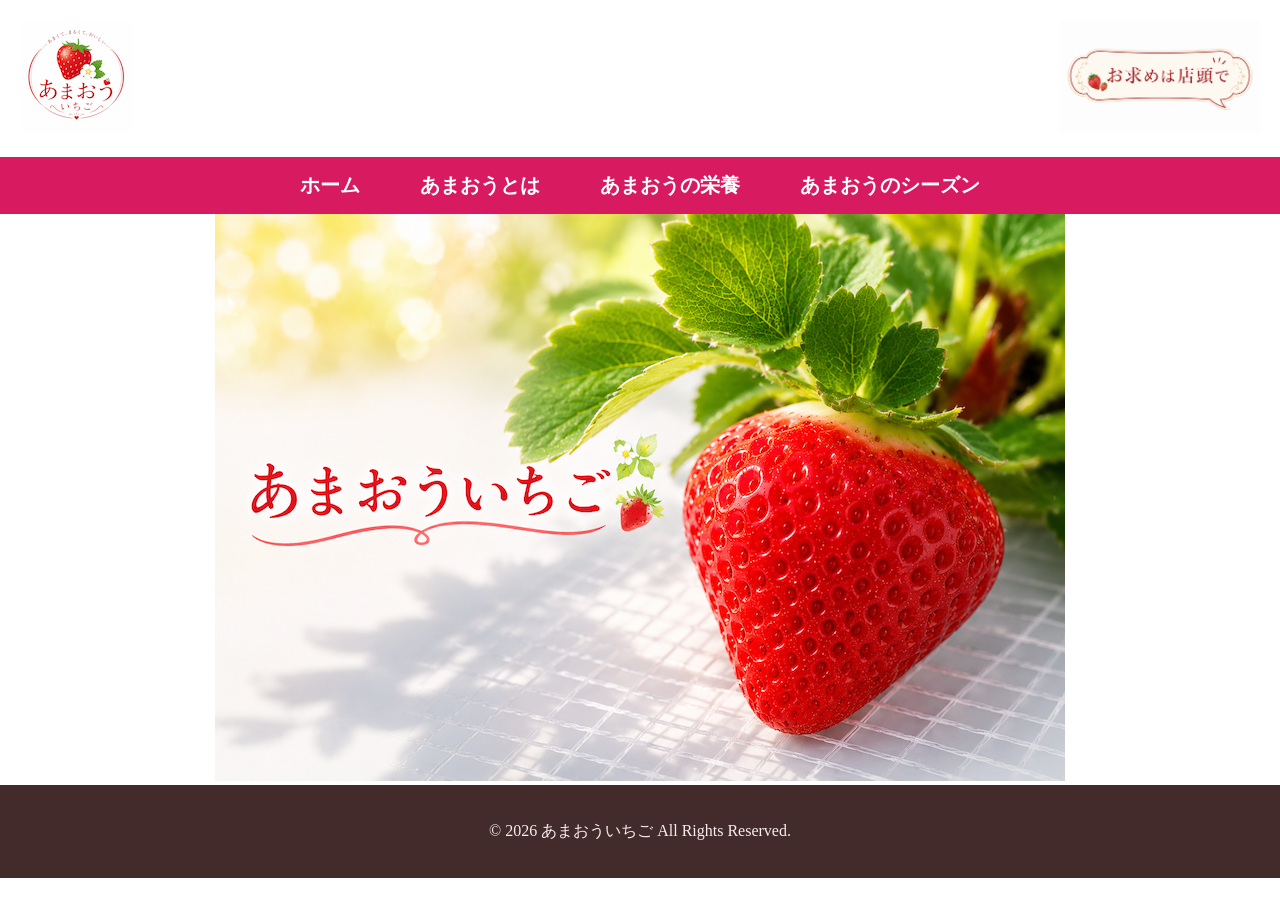
<file: index.html>
<!DOCTYPE html>
<html lang="ja">
    <head>
        <meta charset="utf-8">

        <link rel="stylesheet" href="amaou.css">
        <title>あまおういちご</title>
    </head>
    <body>
        <div class="logo">
            <img src="imageamaou/amaourogo.png" alt="ホーム左上のあまおうのロゴ">
        </div>
        <div class="store-message">
            <img src="imageamaou/omotomeha.png" alt="お求めは店頭で">
        </div>

            <nav>
                <ul class="menu">
                    <li><a href="index.html">ホーム</a></li>
                    <li><a href="amaou2.html">あまおうとは</a></li>
                    <li><a href="nutrition.html">あまおうの栄養</a></li>
                    <li><a href="season.html">あまおうのシーズン</a></li>
                </ul>
            </nav>
    
            <div class="image">
                <img src="imageamaou/amaouhome.png" alt="ホーム画像">
            </div>
    </body>
    <footer>
        <p>&copy; 2026 あまおういちご All Rights Reserved.</p>
    </footer>
</html>
</file>
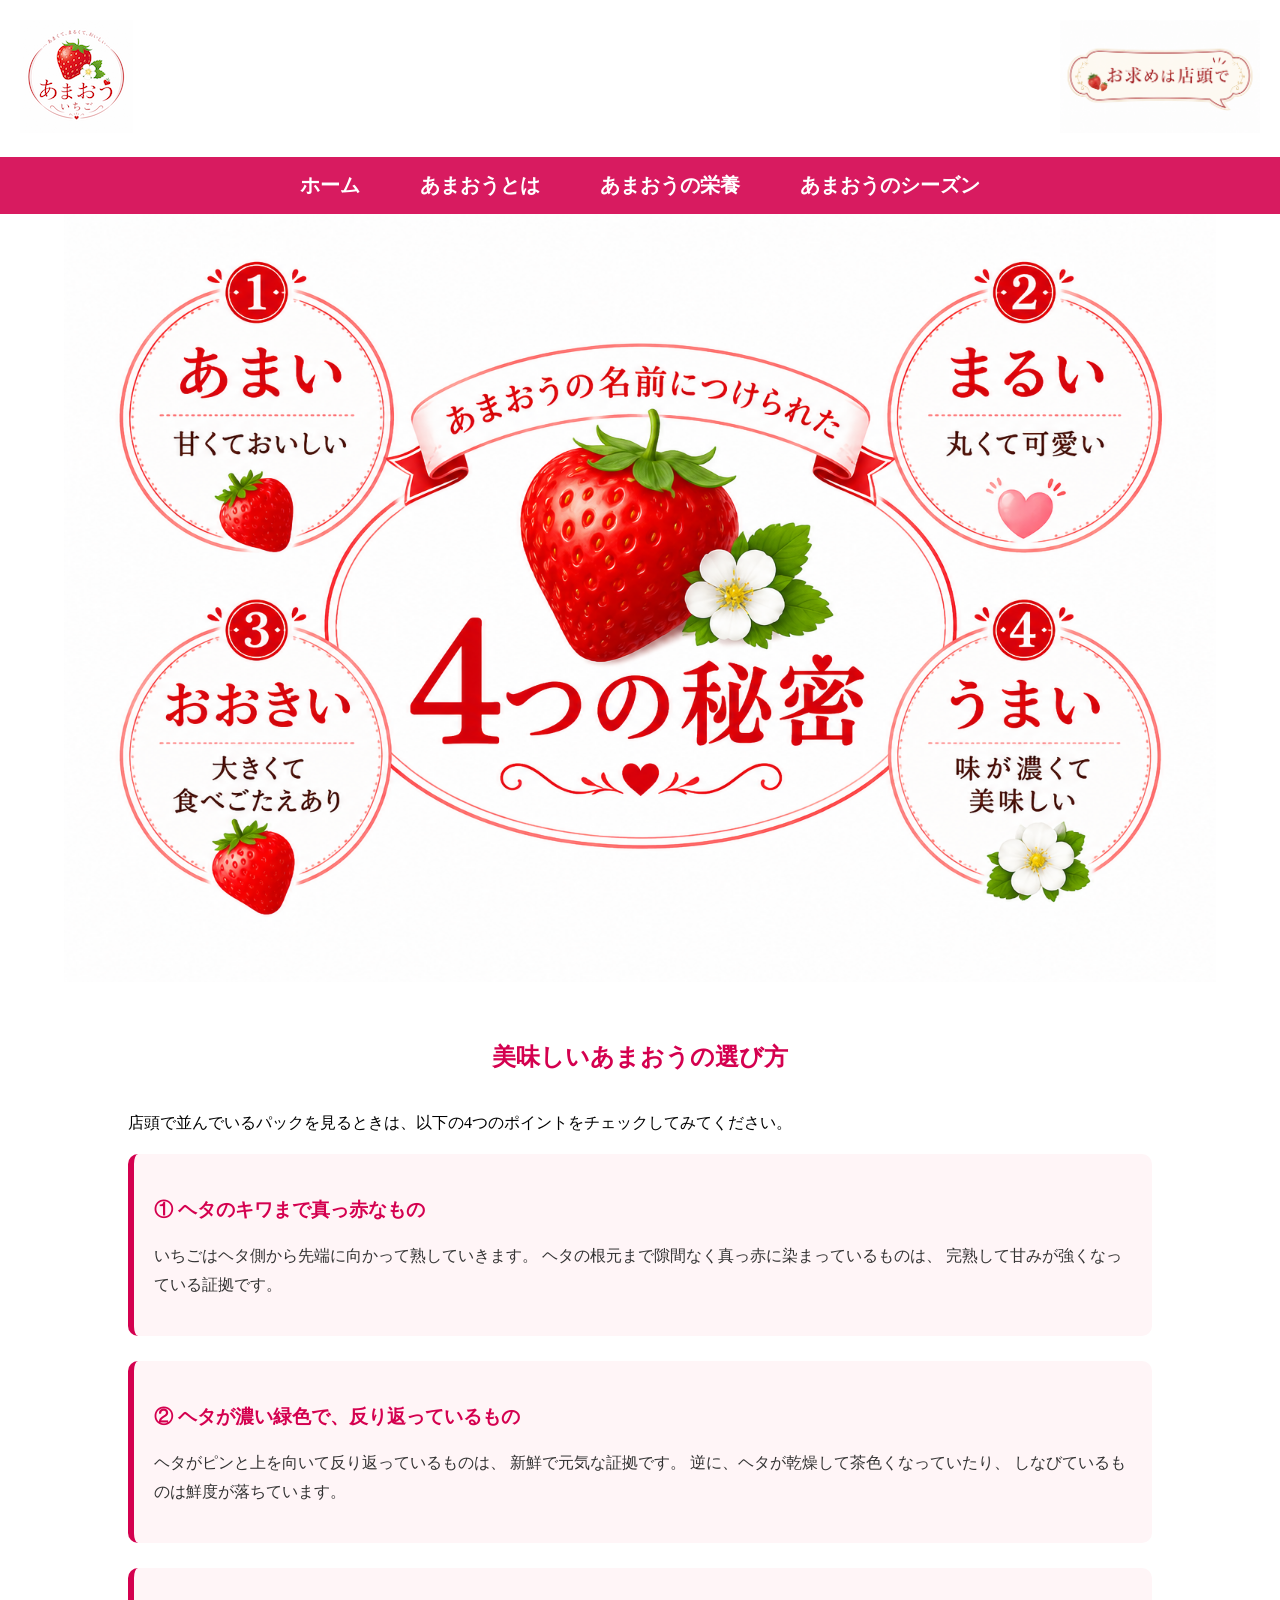
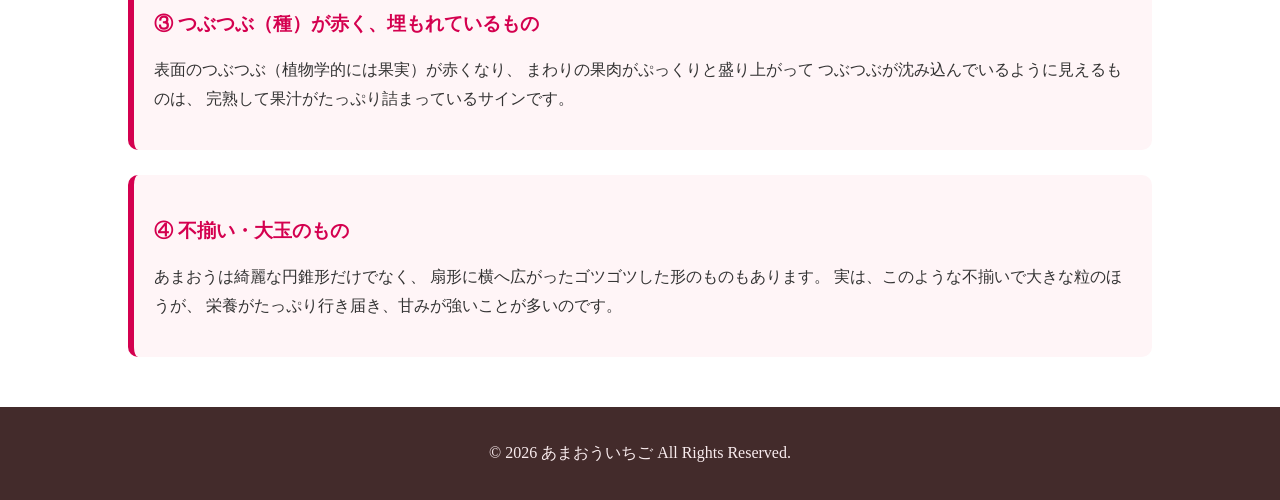
<file: amaou2.html>
<!DOCTYPE html>
<html lang="ja">
    <head>
        <meta charset="utf-8">

        <link rel="stylesheet" href="amaou.css">
        <title>あまおういちご</title>
        
    </head>
    <body>
        <div class="logo">
            <img src="imageamaou/amaourogo.png" alt="ホーム左上のあまおうのロゴ">
        </div>
        <div class="store-message">
            <img src="imageamaou/omotomeha.png" alt="お求めは店頭で">
        </div>
    
        <nav>
            <ul class="menu">
                <li><a href="index.html">ホーム</a></li>
                <li><a href="amaou2.html">あまおうとは</a></li>
                <li><a href="nutrition.html">あまおうの栄養</a></li>
                <li><a href="season.html">あまおうのシーズン</a></li>
            </ul>
        </nav>
        <div class="name">
            <img src="imageamaou/amaouname2.png" alt="あまおうの名前">
        </div>
        <section class="point">
            <h2>美味しいあまおうの選び方</h2>
            <p>店頭で並んでいるパックを見るときは、以下の4つのポイントをチェックしてみてください。</p>
            <div class="point-item">
                <h3>① ヘタのキワまで真っ赤なもの</h3>
                <p>
                    いちごはヘタ側から先端に向かって熟していきます。
                    ヘタの根元まで隙間なく真っ赤に染まっているものは、
                    完熟して甘みが強くなっている証拠です。
                </p>
            </div>

            <div class="point-item">
                <h3>② ヘタが濃い緑色で、反り返っているもの</h3>
                <p>
                    ヘタがピンと上を向いて反り返っているものは、
                    新鮮で元気な証拠です。
                    逆に、ヘタが乾燥して茶色くなっていたり、
                    しなびているものは鮮度が落ちています。
                </p>
            </div>

            <div class="point-item">
                <h3>③ つぶつぶ（種）が赤く、埋もれているもの</h3>
                <p>
                    表面のつぶつぶ（植物学的には果実）が赤くなり、
                    まわりの果肉がぷっくりと盛り上がって
                    つぶつぶが沈み込んでいるように見えるものは、
                    完熟して果汁がたっぷり詰まっているサインです。
                </p>
            </div>

            <div class="point-item">
                <h3>④ 不揃い・大玉のもの</h3>
                <p>
                    あまおうは綺麗な円錐形だけでなく、
                    扇形に横へ広がったゴツゴツした形のものもあります。
                    実は、このような不揃いで大きな粒のほうが、
                    栄養がたっぷり行き届き、甘みが強いことが多いのです。
                </p>
            </div>
            
        </section>
    </body>
    <footer>
        <p>&copy; 2026 あまおういちご All Rights Reserved.</p>
    </footer>
</html>
</file>
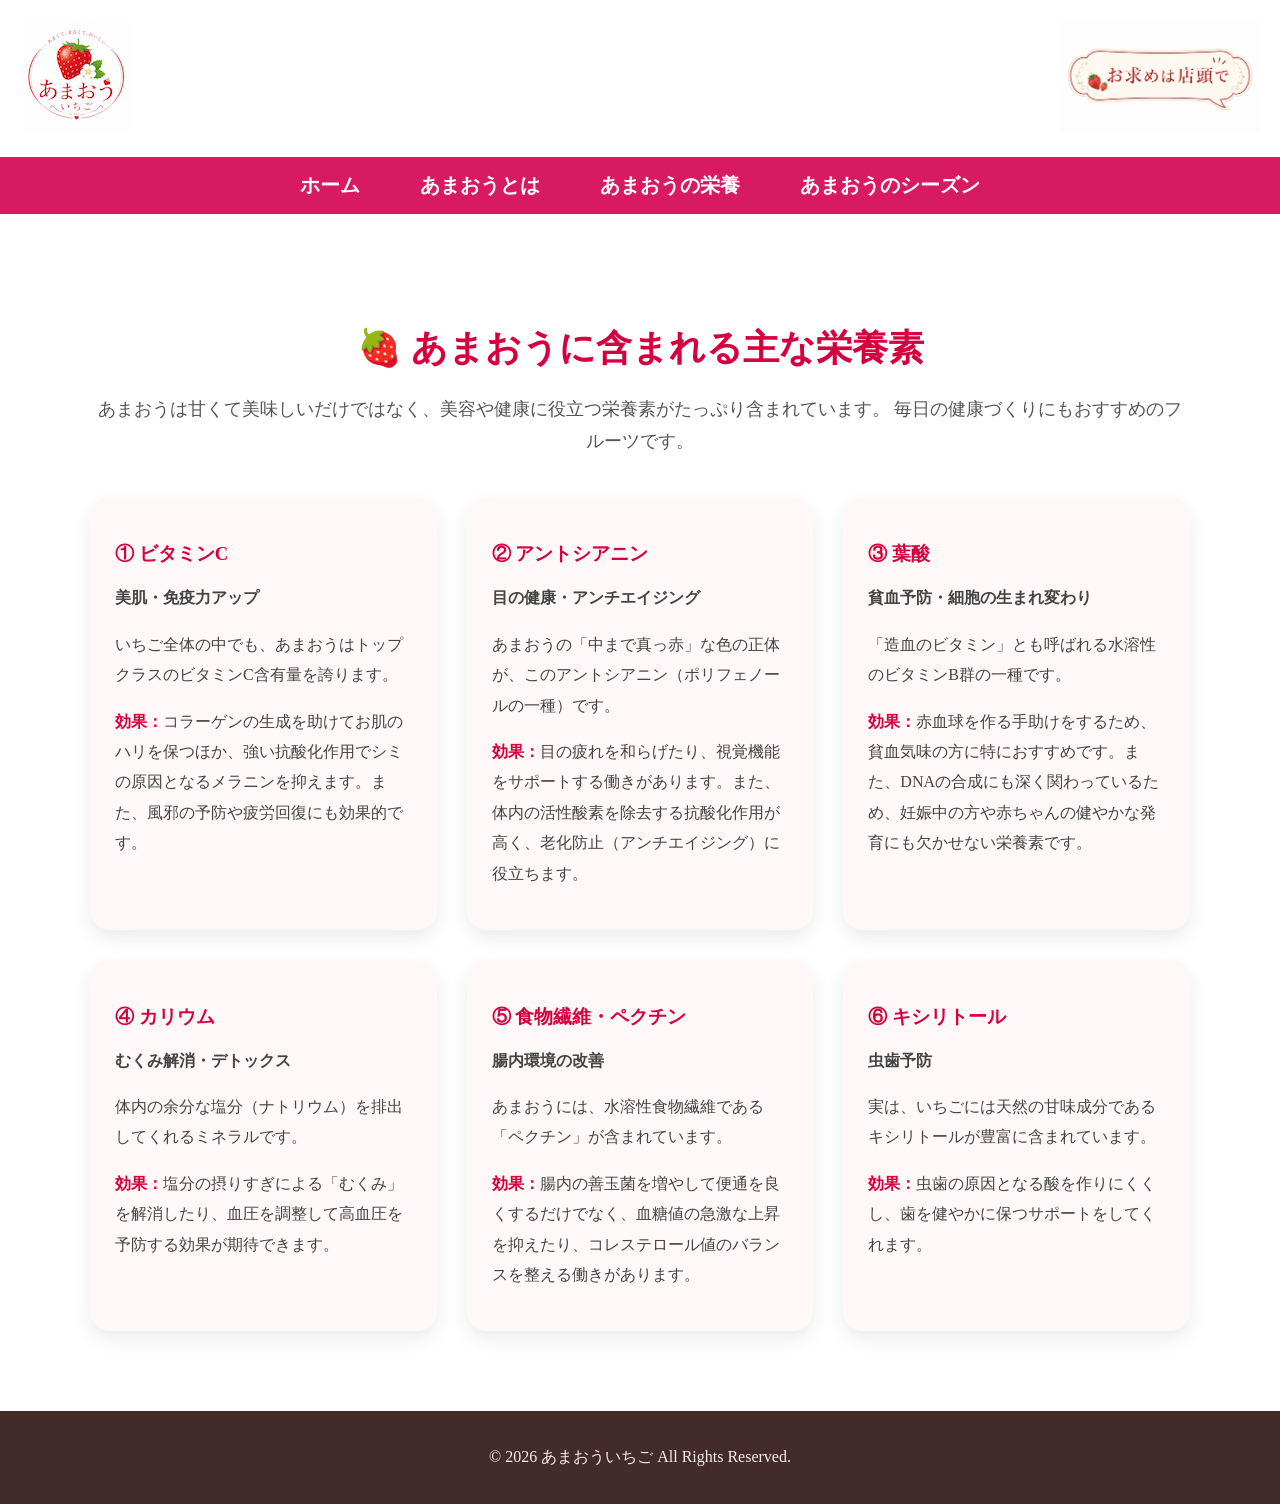
<file: nutrition.html>
<!DOCTYPE html>
<html lang="ja">
    <head>
        <meta charset="utf-8">

        <link rel="stylesheet" href="amaou.css">
        <title>あまおういちご</title>
    </head>
    <body>
        <div class="logo">
            <img src="imageamaou/amaourogo.png" alt="ホーム左上のあまおうのロゴ">
        </div>
        <div class="store-message">
          <img src="imageamaou/omotomeha.png" alt="お求めは店頭で">
      </div>
        <nav>
            <ul class="menu">
                <li><a href="index.html">ホーム</a></li>
                <li><a href="amaou2.html">あまおうとは</a></li>
                <li><a href="nutrition.html">あまおうの栄養</a></li>
                <li><a href="season.html">あまおうのシーズン</a></li>
            </ul>
        </nav>
<section class="nutrition">

    <h2>🍓 あまおうに含まれる主な栄養素</h2>
    <p class="intro">
      あまおうは甘くて美味しいだけではなく、美容や健康に役立つ栄養素がたっぷり含まれています。
      毎日の健康づくりにもおすすめのフルーツです。
    </p>
  
    <div class="nutrition-grid">
  
      <div class="nutrition-card">
        <h3>① ビタミンC</h3>
        <p class="sub">美肌・免疫力アップ</p>
        <p>
          いちご全体の中でも、あまおうはトップクラスのビタミンC含有量を誇ります。
        </p>
        <p><strong>効果：</strong>コラーゲンの生成を助けてお肌のハリを保つほか、強い抗酸化作用でシミの原因となるメラニンを抑えます。また、風邪の予防や疲労回復にも効果的です。</p>
      </div>
  
      <div class="nutrition-card">
        <h3>② アントシアニン</h3>
        <p class="sub">目の健康・アンチエイジング</p>
        <p>
          あまおうの「中まで真っ赤」な色の正体が、このアントシアニン（ポリフェノールの一種）です。
        </p>
        <p><strong>効果：</strong>目の疲れを和らげたり、視覚機能をサポートする働きがあります。また、体内の活性酸素を除去する抗酸化作用が高く、老化防止（アンチエイジング）に役立ちます。</p>
      </div>
  
      <div class="nutrition-card">
        <h3>③ 葉酸</h3>
        <p class="sub">貧血予防・細胞の生まれ変わり</p>
        <p>
          「造血のビタミン」とも呼ばれる水溶性のビタミンB群の一種です。
        </p>
        <p><strong>効果：</strong>赤血球を作る手助けをするため、貧血気味の方に特におすすめです。また、DNAの合成にも深く関わっているため、妊娠中の方や赤ちゃんの健やかな発育にも欠かせない栄養素です。</p>
      </div>
  
      <div class="nutrition-card">
        <h3>④ カリウム</h3>
        <p class="sub">むくみ解消・デトックス</p>
        <p>
          体内の余分な塩分（ナトリウム）を排出してくれるミネラルです。
        </p>
        <p><strong>効果：</strong>塩分の摂りすぎによる「むくみ」を解消したり、血圧を調整して高血圧を予防する効果が期待できます。</p>
      </div>
  
      <div class="nutrition-card">
        <h3>⑤ 食物繊維・ペクチン</h3>
        <p class="sub">腸内環境の改善</p>
        <p>
          あまおうには、水溶性食物繊維である「ペクチン」が含まれています。
        </p>
        <p><strong>効果：</strong>腸内の善玉菌を増やして便通を良くするだけでなく、血糖値の急激な上昇を抑えたり、コレステロール値のバランスを整える働きがあります。</p>
      </div>
  
      <div class="nutrition-card">
        <h3>⑥ キシリトール</h3>
        <p class="sub">虫歯予防</p>
        <p>
          実は、いちごには天然の甘味成分であるキシリトールが豊富に含まれています。
        </p>
        <p><strong>効果：</strong>虫歯の原因となる酸を作りにくくし、歯を健やかに保つサポートをしてくれます。</p>
      </div>
  
    </div>
    
  
  </section>
  <footer>
    <p>&copy; 2026 あまおういちご All Rights Reserved.</p>
</footer>
</file>
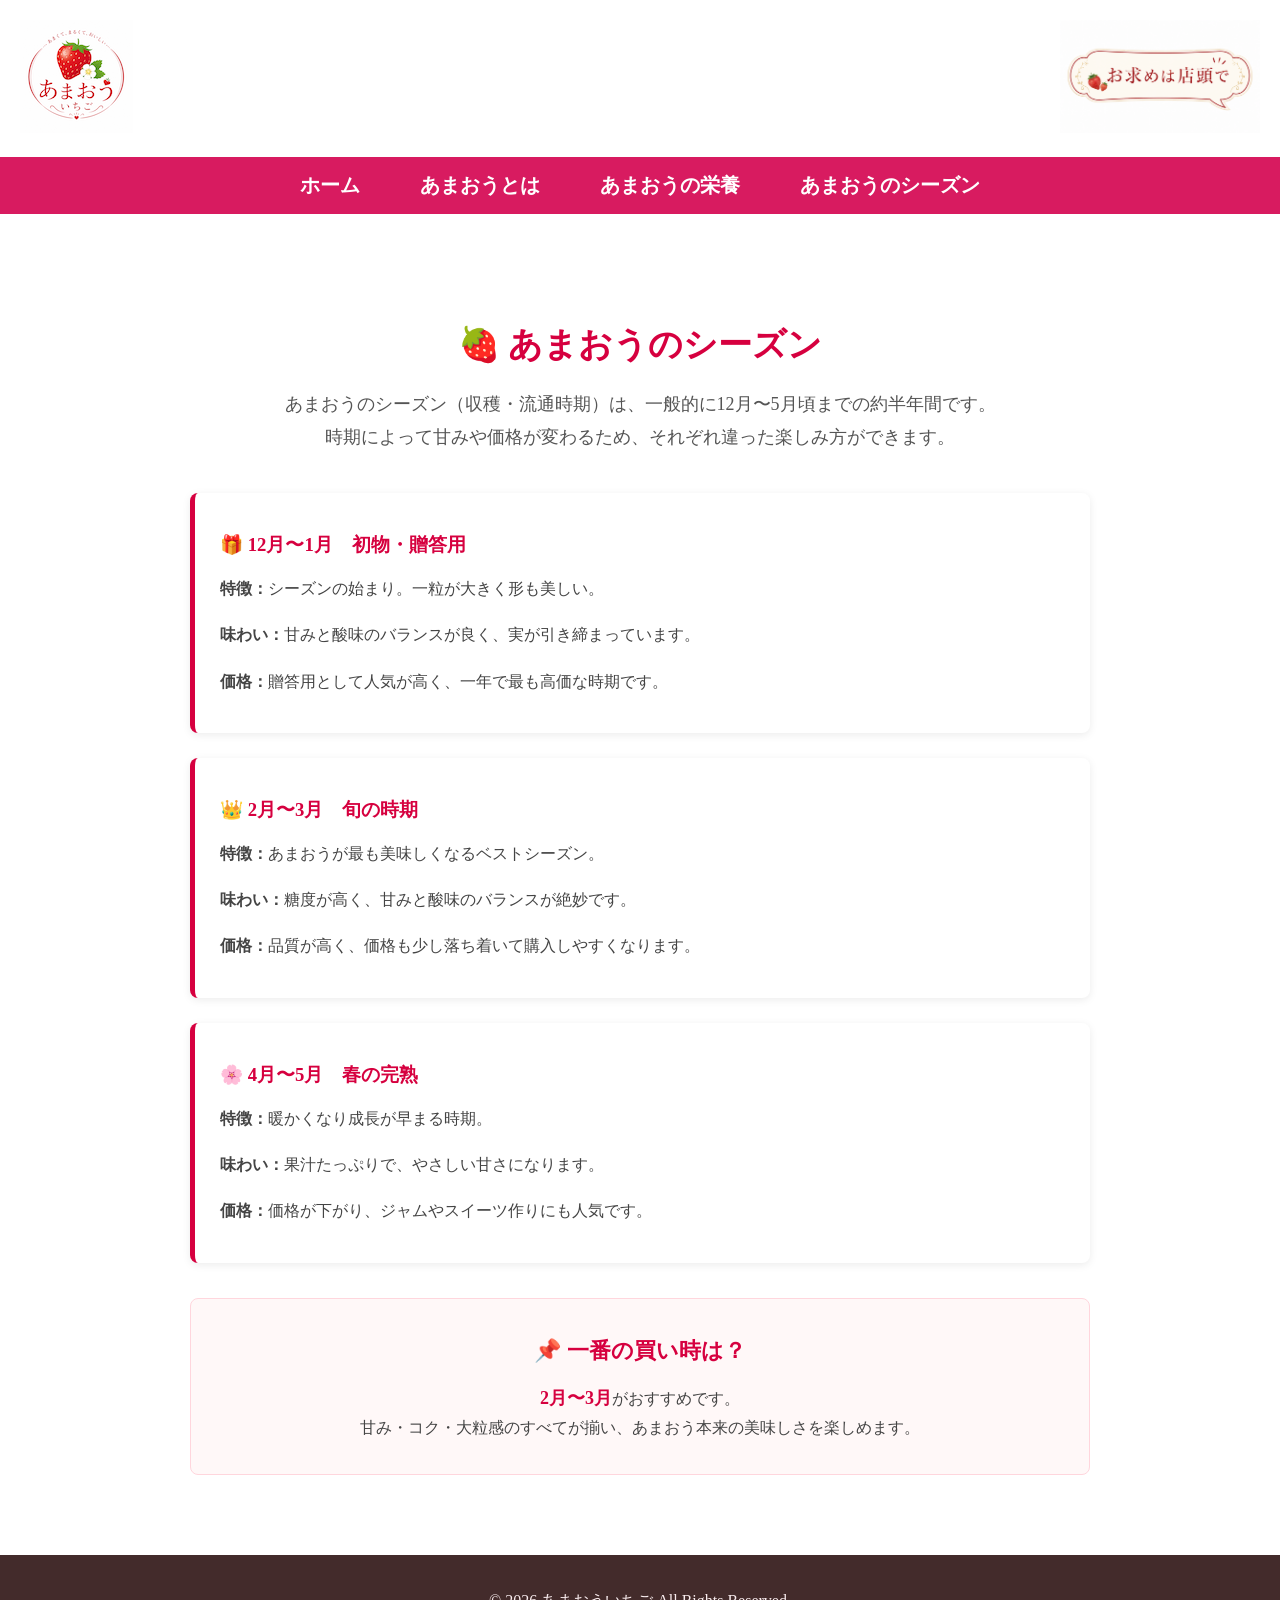
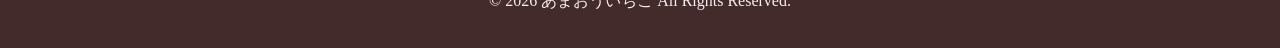
<file: season.html>
<!DOCTYPE html>
<html lang="ja">
    <head>
        <meta charset="utf-8">

        <link rel="stylesheet" href="amaou.css">
        <title>あまおういちご</title>
    </head>
    <body>
        <div class="logo">
            <img src="imageamaou/amaourogo.png" alt="ホーム左上のあまおうのロゴ">
        </div>
        <div class="store-message">
            <img src="imageamaou/omotomeha.png" alt="お求めは店頭で">
        </div>

        <nav>
            <ul class="menu">
                <li><a href="index.html">ホーム</a></li>
                <li><a href="amaou2.html">あまおうとは</a></li>
                <li><a href="nutrition.html">あまおうの栄養</a></li>
                <li><a href="season.html">あまおうのシーズン</a></li>
            </ul>
        </nav>
        <section class="season">

            <h2>🍓 あまおうのシーズン</h2>
            
            <p class="intro">
            あまおうのシーズン（収穫・流通時期）は、一般的に12月〜5月頃までの約半年間です。<br>
            時期によって甘みや価格が変わるため、それぞれ違った楽しみ方ができます。
            </p>
            
            <div class="season-box">
            
            <h3>🎁 12月〜1月　初物・贈答用</h3>
            
            <p><strong>特徴：</strong>シーズンの始まり。一粒が大きく形も美しい。</p>
            
            <p><strong>味わい：</strong>甘みと酸味のバランスが良く、実が引き締まっています。</p>
            
            <p><strong>価格：</strong>贈答用として人気が高く、一年で最も高価な時期です。</p>
            
            </div>
            
            <div class="season-box">
            
            <h3>👑 2月〜3月　旬の時期</h3>
            
            <p><strong>特徴：</strong>あまおうが最も美味しくなるベストシーズン。</p>
            
            <p><strong>味わい：</strong>糖度が高く、甘みと酸味のバランスが絶妙です。</p>
            
            <p><strong>価格：</strong>品質が高く、価格も少し落ち着いて購入しやすくなります。</p>
            
            </div>
            
            <div class="season-box">
            
            <h3>🌸 4月〜5月　春の完熟</h3>
            
            <p><strong>特徴：</strong>暖かくなり成長が早まる時期。</p>
            
            <p><strong>味わい：</strong>果汁たっぷりで、やさしい甘さになります。</p>
            
            <p><strong>価格：</strong>価格が下がり、ジャムやスイーツ作りにも人気です。</p>
            
            </div>
            
            <div class="best-season">
            
            <h3>📌 一番の買い時は？</h3>
            
            <p>
            <strong>2月〜3月</strong>がおすすめです。<br>
            甘み・コク・大粒感のすべてが揃い、あまおう本来の美味しさを楽しめます。
            </p>
            
            </div>
            
            </section>
            <footer>
                <p>&copy; 2026 あまおういちご All Rights Reserved.</p>
            </footer>
</file>
<file: amaou.css>
@charset "utf-8";

/* ロゴ画像 */
.store-message {
    position: absolute;
    top: 20px;
    right: 20px;
    z-index: 1000;
}

.store-message img {
    width: 200px;   /* 吹き出しの大きさ */
    height: auto;
}

body {
    margin: 0;
}

.logo {
    padding: 20px;
}

.image {
    text-align: center;
}
.footer {
    text-align: center;
}

footer {
    background-color: #432b2b;
    color: #f9ecee;
    text-align: center;
    padding: 20px;
}

.point {
    width: 80%;
    margin: 50px auto;
    line-height: 1.8;
}

.point h2 {
    text-align: center;
    color: #d4004f;
    margin-bottom: 30px;
}

.point-item {
    background-color: #fff5f7;
    border-left: 6px solid #d4004f;
    padding: 20px;
    margin-bottom: 25px;
    border-radius: 10px;
}

.point-item h3 {
    margin-bottom: 10px;
    color: #d4004f;
}

.point-item p {
    color: #333;
}

.name img {
    width: 90%;   /* 好きな大きさに変更 */
    margin: 0;   /* 縦横比を維持 */
}

.name {
    text-align: center;
}

/* メニューバー */
.menu {
    display: flex;
    justify-content: center;
    list-style: none;
    background-color: #d81b60;
    margin: 0;
    padding: 15px 0;
}

.menu li {
    margin: 0 30px;
}

.menu li a {
    color: white;
    text-decoration: none;
    font-size: 20px;
    font-weight: bold;
    transition: 0.3s;
}

/* マウスを乗せたとき */
.menu li a:hover {
    color: #ffe082;
}

/* あまおうの栄養素ページ */
.nutrition{
    max-width:1100px;
    margin:60px auto;
    padding:20px;
}

.nutrition h2{
    text-align:center;
    font-size:36px;
    color:#d6003f;
    margin-bottom:20px;
}

.intro{
    text-align:center;
    font-size:18px;
    color:#555;
    margin-bottom:40px;
}

.nutrition-grid{
    display:grid;
    grid-template-columns:repeat(auto-fit,minmax(320px,1fr));
    gap:30px;
}

.nutrition-card{
    background:#fff8f8;
    border-radius:20px;
    padding:25px;
    box-shadow:0 8px 20px rgba(0,0,0,0.08);
    transition:0.3s;
}

.nutrition-card:hover{
    transform:translateY(-5px);
}

.nutrition-card h3{
    color:#d6003f;
    margin-bottom:8px;
}

.sub{
    color:#ff6b81;
    font-weight:bold;
    margin-bottom:15px;
}

.nutrition-card p{
    line-height:1.9;
    color:#444;
}

.nutrition-card strong{
    color:#d6003f;
}

/* あまおうのシーズンページ */
.season{

    max-width:900px;
    margin:60px auto;
    padding:20px;

}

.season h2{

    text-align:center;
    color:#d6003f;
    margin-bottom:20px;
    font-size:34px;

}

.intro{

    text-align:center;
    color:#555;
    line-height:1.8;
    margin-bottom:40px;

}

.season-box{

    background:#fff;
    border-left:5px solid #d6003f;
    padding:20px 25px;
    margin-bottom:25px;
    border-radius:8px;
    box-shadow:0 2px 8px rgba(0,0,0,.08);

}

.season-box h3{

    color:#d6003f;
    margin-bottom:15px;

}

.season-box p{

    line-height:1.9;
    color:#444;

}

.best-season{

    background:#fff8f8;
    border:1px solid #ffd6dd;
    border-radius:8px;
    padding:15px 20px;
    margin-top:35px;
    text-align:center;

}

.best-season h3{

    color:#d6003f;
    font-size:22px;
    margin-bottom:10px;

}

.best-season p{

    font-size:16px;
    line-height:1.8;
    color:#444;

}

.best-season strong{

    color:#d6003f;
    font-size:18px;

}
</file>
